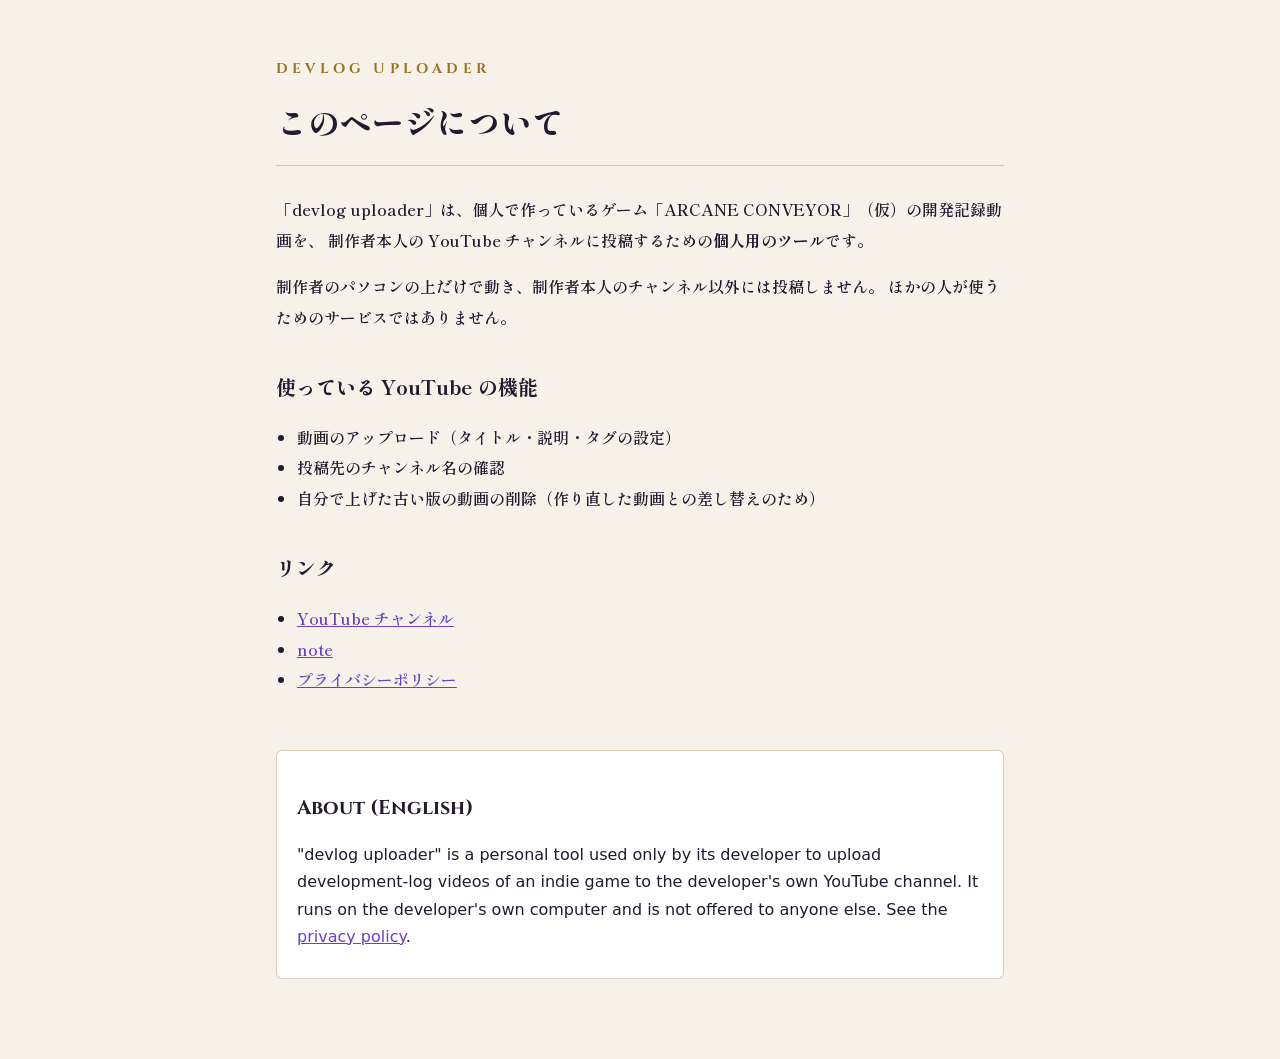
<file: index.html>
<!doctype html>
<html lang="ja">
<head>
<meta charset="utf-8">
<meta name="viewport" content="width=device-width, initial-scale=1">
<title>devlog uploader</title>
<meta name="description" content="個人ゲーム開発の記録動画を、制作者本人の YouTube チャンネルに投稿するための個人用ツールの説明ページです。">
<link rel="preconnect" href="https://fonts.googleapis.com">
<link rel="preconnect" href="https://fonts.gstatic.com" crossorigin>
<link href="https://fonts.googleapis.com/css2?family=Cinzel:wght@700&family=Shippori+Mincho+B1:wght@600;800&display=swap" rel="stylesheet">
<link rel="stylesheet" href="style.css">
</head>
<body>
<main>
  <p class="label">DEVLOG UPLOADER</p>
  <h1>このページについて</h1>
  <p>
    「devlog uploader」は、個人で作っているゲーム「ARCANE CONVEYOR」（仮）の開発記録動画を、
    制作者本人の YouTube チャンネルに投稿するための<strong>個人用のツール</strong>です。
  </p>
  <p>
    制作者のパソコンの上だけで動き、制作者本人のチャンネル以外には投稿しません。
    ほかの人が使うためのサービスではありません。
  </p>

  <h2>使っている YouTube の機能</h2>
  <ul>
    <li>動画のアップロード（タイトル・説明・タグの設定）</li>
    <li>投稿先のチャンネル名の確認</li>
    <li>自分で上げた古い版の動画の削除（作り直した動画との差し替えのため）</li>
  </ul>

  <h2>リンク</h2>
  <ul>
    <li><a href="https://www.youtube.com/@tukumo14-ai">YouTube チャンネル</a></li>
    <li><a href="https://note.com/watawata_14">note</a></li>
    <li><a href="privacy.html">プライバシーポリシー</a></li>
  </ul>

  <section class="en" lang="en">
    <h2>About (English)</h2>
    <p>
      "devlog uploader" is a personal tool used only by its developer to upload development-log videos
      of an indie game to the developer's own YouTube channel. It runs on the developer's own computer
      and is not offered to anyone else. See the <a href="privacy.html">privacy policy</a>.
    </p>
  </section>
</main>
</body>
</html>
</file>
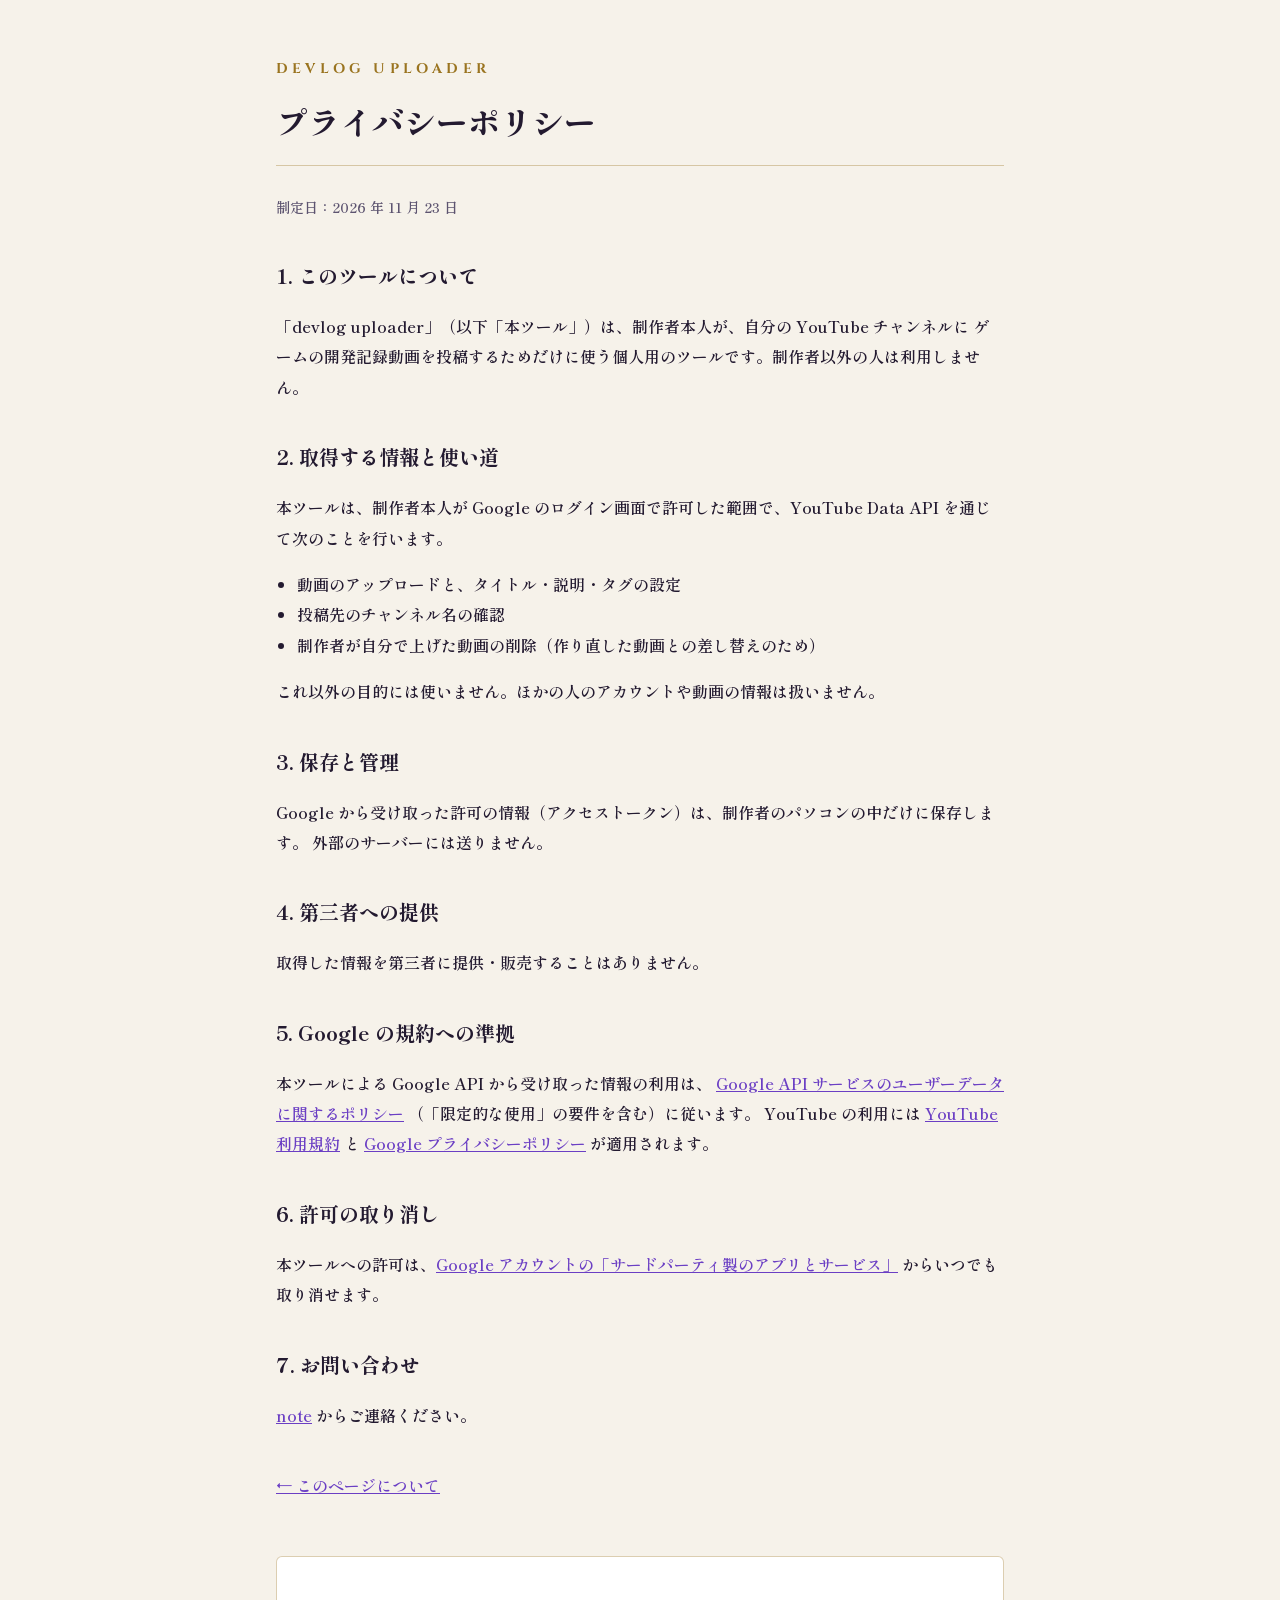
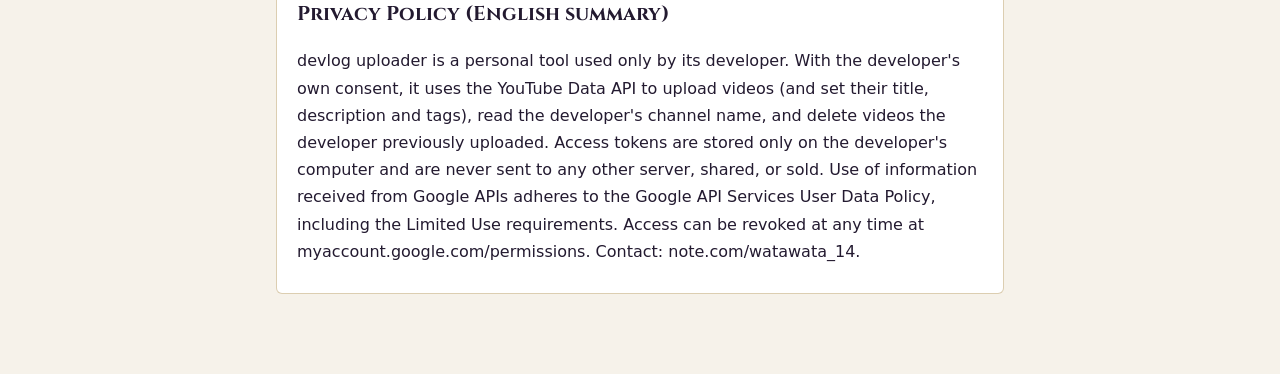
<file: privacy.html>
<!doctype html>
<html lang="ja">
<head>
<meta charset="utf-8">
<meta name="viewport" content="width=device-width, initial-scale=1">
<title>プライバシーポリシー | devlog uploader</title>
<meta name="description" content="個人用ツール devlog uploader のプライバシーポリシーです。">
<link rel="preconnect" href="https://fonts.googleapis.com">
<link rel="preconnect" href="https://fonts.gstatic.com" crossorigin>
<link href="https://fonts.googleapis.com/css2?family=Cinzel:wght@700&family=Shippori+Mincho+B1:wght@600;800&display=swap" rel="stylesheet">
<link rel="stylesheet" href="style.css">
</head>
<body>
<main>
  <p class="label">DEVLOG UPLOADER</p>
  <h1>プライバシーポリシー</h1>
  <p class="date">制定日：2026 年 11 月 23 日</p>

  <h2>1. このツールについて</h2>
  <p>
    「devlog uploader」（以下「本ツール」）は、制作者本人が、自分の YouTube チャンネルに
    ゲームの開発記録動画を投稿するためだけに使う個人用のツールです。制作者以外の人は利用しません。
  </p>

  <h2>2. 取得する情報と使い道</h2>
  <p>本ツールは、制作者本人が Google のログイン画面で許可した範囲で、YouTube Data API を通じて次のことを行います。</p>
  <ul>
    <li>動画のアップロードと、タイトル・説明・タグの設定</li>
    <li>投稿先のチャンネル名の確認</li>
    <li>制作者が自分で上げた動画の削除（作り直した動画との差し替えのため）</li>
  </ul>
  <p>これ以外の目的には使いません。ほかの人のアカウントや動画の情報は扱いません。</p>

  <h2>3. 保存と管理</h2>
  <p>
    Google から受け取った許可の情報（アクセストークン）は、制作者のパソコンの中だけに保存します。
    外部のサーバーには送りません。
  </p>

  <h2>4. 第三者への提供</h2>
  <p>取得した情報を第三者に提供・販売することはありません。</p>

  <h2>5. Google の規約への準拠</h2>
  <p>
    本ツールによる Google API から受け取った情報の利用は、
    <a href="https://developers.google.com/terms/api-services-user-data-policy">Google API サービスのユーザーデータに関するポリシー</a>
    （「限定的な使用」の要件を含む）に従います。
    YouTube の利用には <a href="https://www.youtube.com/t/terms">YouTube 利用規約</a> と
    <a href="https://policies.google.com/privacy">Google プライバシーポリシー</a> が適用されます。
  </p>

  <h2>6. 許可の取り消し</h2>
  <p>
    本ツールへの許可は、<a href="https://myaccount.google.com/permissions">Google アカウントの「サードパーティ製のアプリとサービス」</a>
    からいつでも取り消せます。
  </p>

  <h2>7. お問い合わせ</h2>
  <p><a href="https://note.com/watawata_14">note</a> からご連絡ください。</p>

  <p class="back"><a href="index.html">← このページについて</a></p>

  <section class="en" lang="en">
    <h2>Privacy Policy (English summary)</h2>
    <p>
      devlog uploader is a personal tool used only by its developer. With the developer's own consent, it uses the
      YouTube Data API to upload videos (and set their title, description and tags), read the developer's channel name,
      and delete videos the developer previously uploaded. Access tokens are stored only on the developer's computer and are
      never sent to any other server, shared, or sold. Use of information received from Google APIs adheres to the
      Google API Services User Data Policy, including the Limited Use requirements. Access can be revoked at any time at
      myaccount.google.com/permissions. Contact: note.com/watawata_14.
    </p>
  </section>
</main>
</body>
</html>
</file>
<file: style.css>
:root {
  --bg: #0c0816;
  --panel: #150e24;
  --text: #ece4d4;
  --muted: #b7aecb;
  --gold: #d9b45a;
  --link: #c9a8ff;
  --line: rgba(217, 180, 90, 0.35);
}
@media (prefers-color-scheme: light) {
  :root:not([data-theme="dark"]) {
    --bg: #f6f2ea;
    --panel: #ffffff;
    --text: #231a30;
    --muted: #5d5470;
    --gold: #9a7420;
    --link: #6b3fc4;
    --line: rgba(154, 116, 32, 0.35);
  }
}
* { box-sizing: border-box; }
body {
  margin: 0;
  background: var(--bg);
  color: var(--text);
  font-family: "Shippori Mincho B1", serif;
  font-weight: 600;
  line-height: 1.9;
}
main {
  max-width: 760px;
  margin: 0 auto;
  padding: 56px 16px 80px;
}
.label {
  font-family: Cinzel, serif;
  font-weight: 700;
  letter-spacing: 0.3em;
  color: var(--gold);
  margin: 0 0 8px;
  font-size: 14px;
}
h1 {
  font-weight: 800;
  font-size: 32px;
  margin: 0 0 28px;
  padding-bottom: 14px;
  border-bottom: 1px solid var(--line);
}
h2 {
  font-weight: 800;
  font-size: 20px;
  margin: 36px 0 8px;
}
p, li { font-size: 16px; }
ul { padding-left: 1.3em; }
a { color: var(--link); }
.date { color: var(--muted); font-size: 14px; }
.back { margin-top: 40px; }
.en {
  margin-top: 56px;
  padding: 4px 20px 12px;
  background: var(--panel);
  border: 1px solid var(--line);
  border-radius: 6px;
  font-family: system-ui, sans-serif;
  font-weight: 400;
  line-height: 1.7;
}
.en h2 { font-family: Cinzel, serif; font-weight: 700; }
</file>
